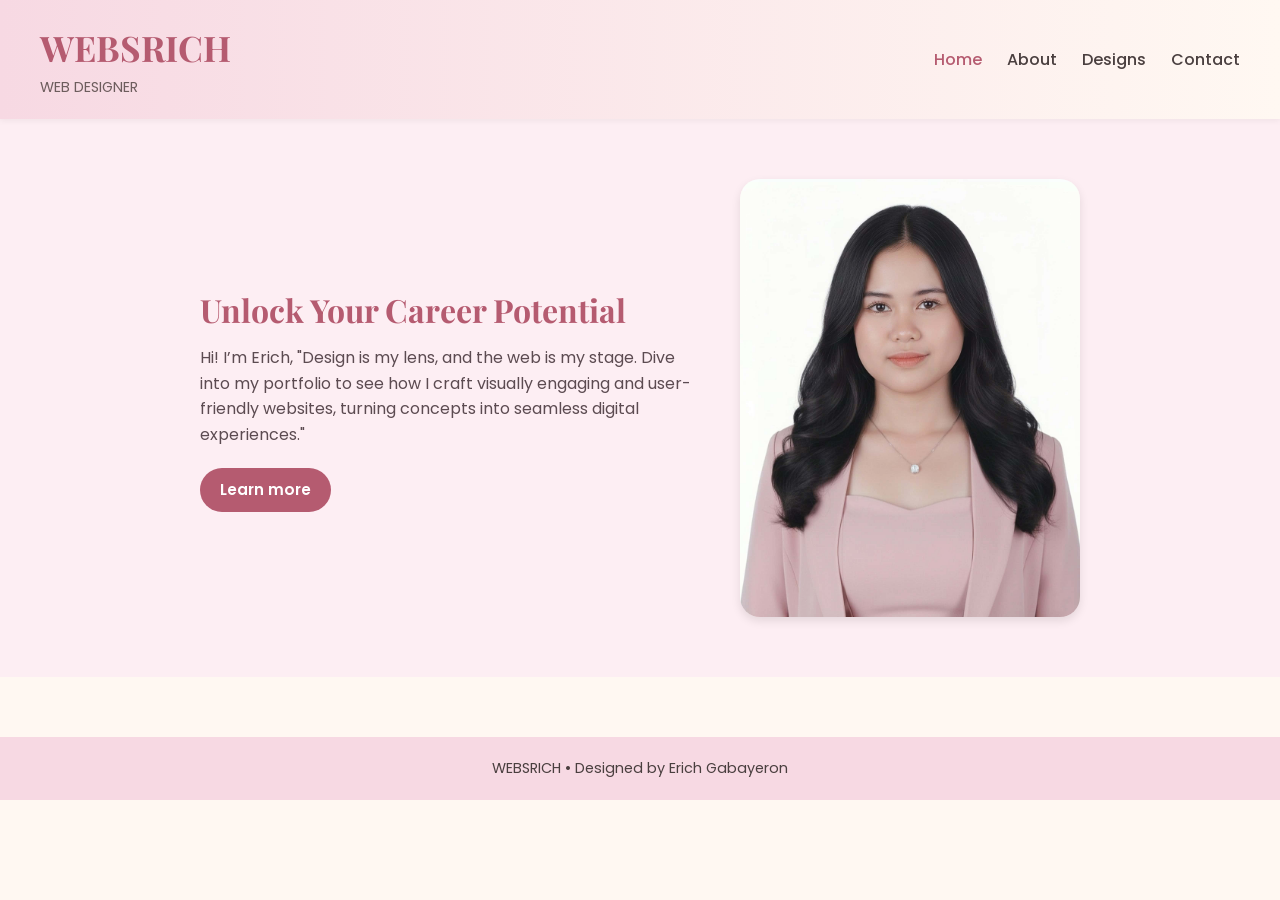
<file: index.html>
<!DOCTYPE html>
<html lang="en">
<head>
  <meta charset="utf-8" />
  <meta name="viewport" content="width=device-width, initial-scale=1" />
  <title>Erich | WEBSRICH</title>
  
  <link href="https://fonts.googleapis.com/css2?family=Playfair+Display:wght@400;700&family=Poppins:wght@300;400;600&display=swap" rel="stylesheet">
  <link rel="stylesheet" href="style.css">
</head>
<body>
  <header class="site-header">
    <div class="header-inner">
      <div class="logo">
        <h1>WEBSRICH</h1>
        <p class="sub">WEB DESIGNER</p>
      </div>

      <nav class="main-nav" aria-label="Main Navigation">
        <a href="index.html" class="nav-link current">Home</a>
        <a href="about.html" class="nav-link">About</a>
        <a href="design.html" class="nav-link">Designs</a>
        <a href="contact.html" class="nav-link">Contact</a>
      </nav>
    </div>
  </header>

  <main>
    <section class="intro">
      <img src="mystyle/intro.jpg" alt="myportrait" class="intro-image">
      <div class="intro-text">
        <h2>Unlock Your Career Potential</h2>
        <p>Hi! I’m Erich, "Design is my lens, and the web is my stage. Dive into my portfolio to see how I craft visually engaging and user-friendly websites, turning concepts into seamless digital experiences."</p>
        <a href="about.html" class="btn">Learn more</a>
      </div>
    </section>
  </main>

  <footer class="site-footer">
    <p>WEBSRICH • Designed by Erich Gabayeron</p>
  </footer>

</body>
</html>
</file>
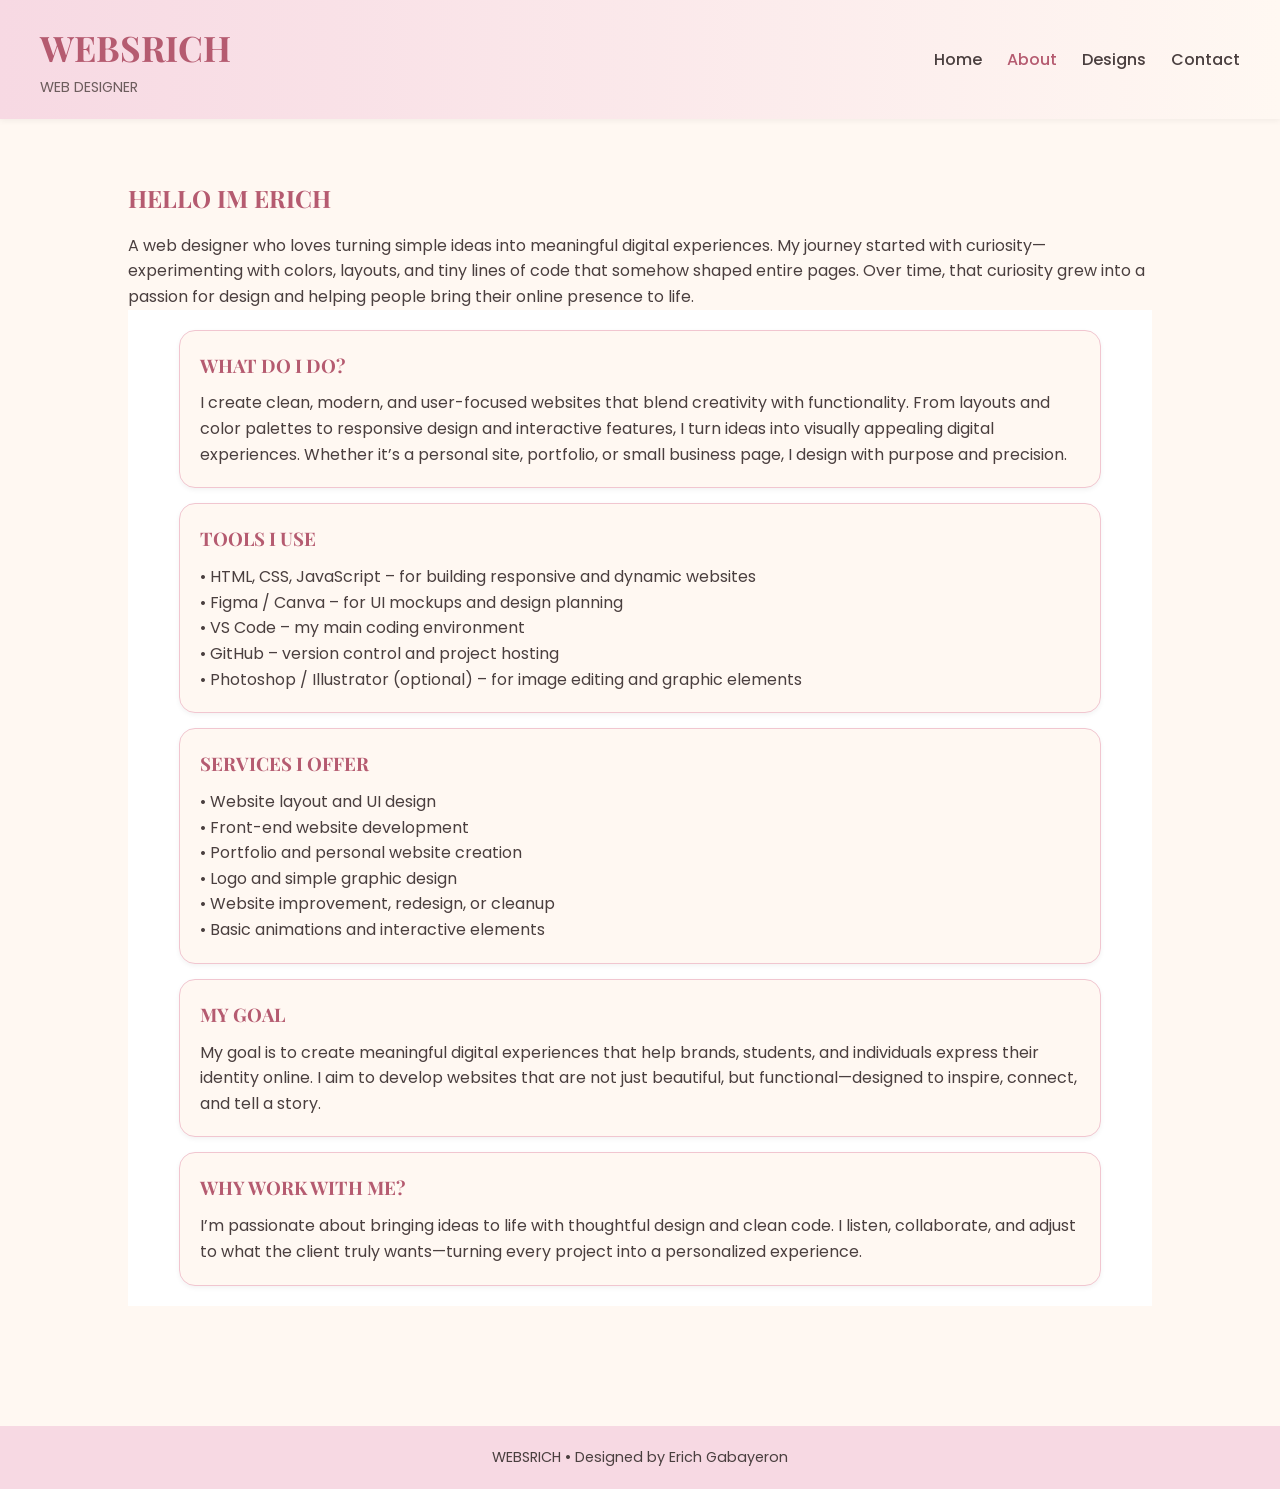
<file: about.html>
<!DOCTYPE html>
<html lang="en">
<head>
  <meta charset="utf-8" />
  <meta name="viewport" content="width=device-width, initial-scale=1" />
  <title>About | WEBSRICH</title>

  <link href="https://fonts.googleapis.com/css2?family=Playfair+Display:wght@400;700&family=Poppins:wght@300;400;600&display=swap" rel="stylesheet">
  <link rel="stylesheet" href="style.css">
</head>
<body>
  <header class="site-header">
    <div class="header-inner">
      <div class="logo">
        <h1>WEBSRICH</h1>
        <p class="sub">WEB DESIGNER</p>
      </div>

      <nav class="main-nav" aria-label="Main Navigation">
        <a href="index.html" class="nav-link">Home</a>
        <a href="about.html" class="nav-link current">About</a>
        <a href="design.html" class="nav-link">Designs</a>
        <a href="contact.html" class="nav-link">Contact</a>
      </nav>
    </div>
  </header>

  <main class="about-wrapper">
    <section class="about-intro">
      <div class="about-text">
        <h2>HELLO IM ERICH</h2>
        <p>A web designer who loves turning simple ideas into meaningful digital experiences. My journey started with curiosity—experimenting with colors, layouts, and tiny lines of code that somehow shaped entire pages. Over time, that curiosity grew into a passion for design and helping people bring their online presence to life.</p>
      </div>
    </section>

    <section class="about-cards">
      <article class="card">
        <h3>WHAT DO I DO?</h3>
        <p>I create clean, modern, and user-focused websites that blend creativity with functionality.
          From layouts and color palettes to responsive design and interactive features, I turn ideas into visually appealing digital experiences. 
          Whether it’s a personal site, portfolio, or small business page, I design with purpose and precision.</p>
      </article>

      <article class="card">
        <h3>TOOLS I USE</h3>
        <p>• HTML, CSS, JavaScript – for building responsive and dynamic websites
          <br>
          • Figma / Canva – for UI mockups and design planning
          <br>
          • VS Code – my main coding environment
          <br>
          • GitHub – version control and project hosting
          <br>
          • Photoshop / Illustrator (optional) – for image editing and graphic elements</p>
      </article>

      <article class="card">
        <h3>SERVICES I OFFER</h3>
        <p>• Website layout and UI design
          <br>
          • Front-end website development
          <br>
          • Portfolio and personal website creation
          <br>
          • Logo and simple graphic design
          <br>
          • Website improvement, redesign, or cleanup
          <br>
          • Basic animations and interactive elements</p>
      </article>

      <article class="card">
        <h3>MY GOAL</h3>
        <p>My goal is to create meaningful digital experiences that help brands, students, and individuals express their identity online. 
          I aim to develop websites that are not just beautiful, but functional—designed to inspire, connect, and tell a story.</p>
      </article>

      <article class="card">
        <h3>WHY WORK WITH ME?</h3>
        <p>I’m passionate about bringing ideas to life with thoughtful design and clean code.
          I listen, collaborate, and adjust to what the client truly wants—turning every project into a personalized experience.</p>
      </article>
    </section>
  </main>

  <footer class="site-footer">
    <p>WEBSRICH • Designed by Erich Gabayeron</p>
  </footer>
</body>
</html>
</file>
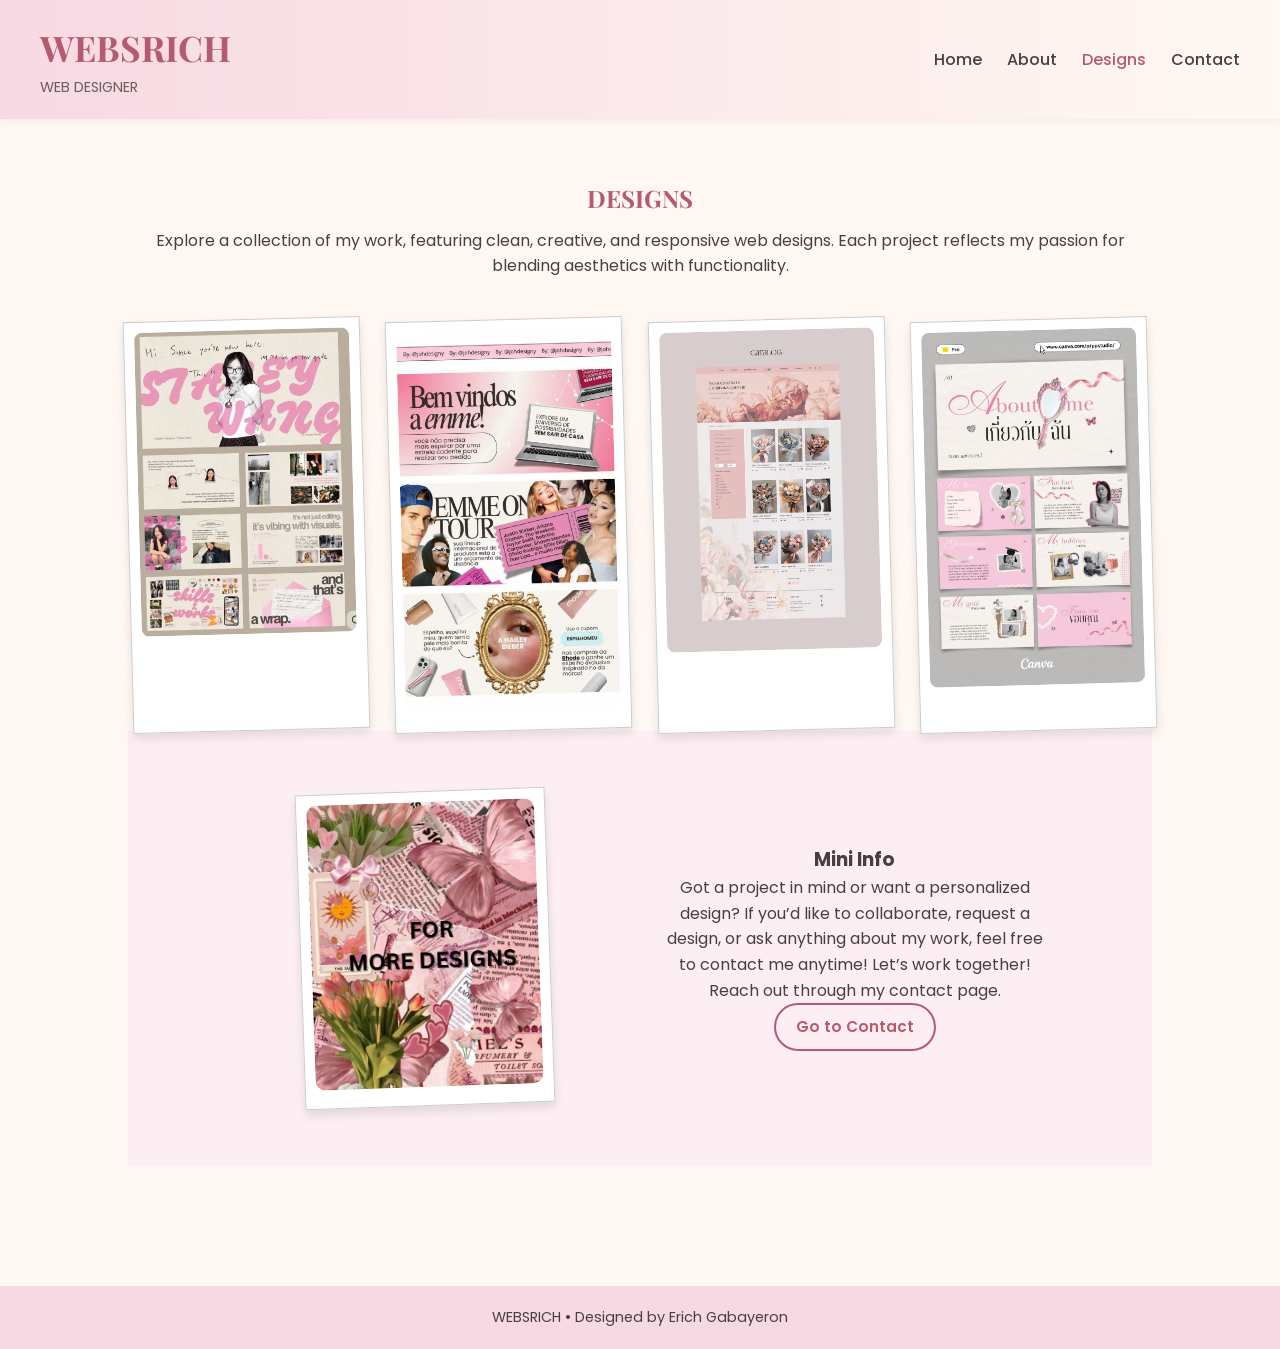
<file: design.html>
<!DOCTYPE html>
<html lang="en">
<head>
  <meta charset="utf-8" />
  <meta name="viewport" content="width=device-width, initial-scale=1" />
  <title>Design | WEBSRICH</title>

  <link href="https://fonts.googleapis.com/css2?family=Playfair+Display:wght@400;700&family=Poppins:wght@300;400;600&display=swap" rel="stylesheet">
  <link rel="stylesheet" href="style.css">
</head>
<body>
  <header class="site-header">
    <div class="header-inner">
      <div class="logo">
        <h1>WEBSRICH</h1>
        <p class="sub">WEB DESIGNER</p>
      </div>

      <nav class="main-nav" aria-label="Main Navigation">
        <a href="index.html" class="nav-link">Home</a>
        <a href="about.html" class="nav-link">About</a>
        <a href="design.html" class="nav-link current">Designs</a>
        <a href="contact.html" class="nav-link">Contact</a>
      </nav>
    </div>
  </header>

  <main class="gallery-main">
    <section class="gallery-intro">
      <h2>DESIGNS</h2>
      <p>Explore a collection of my work, featuring clean, creative, and responsive web designs. Each project reflects my passion for blending aesthetics with functionality.</p>
    </section>

    <section class="gallery-grid">
      <figure class="photo">
        <img src="mystyle/des1.jpg" alt="Heeseung live performance">
      </figure>

      <figure class="photo">
        <img src="mystyle/des2.jpg" alt="Heeseung profile shot">
      </figure>

      <figure class="photo">
        <img src="mystyle/des3.jpg" alt="Heeseung portrait">
      </figure>

      <figure class="photo">
        <img src="mystyle/des4.jpg" alt="Heeseung polaroid">
      </figure>
    </section>

    <section class="miniinfo">
      <div class="info-left">
        <div class="polaroid">
          <img src="mystyle/ForContact.jpg">
        </div>
      </div>

      <div class="info-right">
        <h3>Mini Info</h3>
        <p>Got a project in mind or want a personalized design?
          If you’d like to collaborate, request a design, or ask anything about my work, feel free to contact me anytime!
          Let’s work together! Reach out through my contact page.</p>
        <a href="contact.html" class="btn outline">Go to Contact</a>
      </div>
    </section>
  </main>

  <footer class="site-footer">
    <p>WEBSRICH • Designed by Erich Gabayeron</p>
  </footer>
</body>
</html>
</file>
<file: style.css>
* {
  margin: 0;
  padding: 0;
  box-sizing: border-box;
}

body {
  font-family: "Poppins", sans-serif;
  background-color: #fff8f2;
  color: #4a3f3f;
  line-height: 1.6;
}

/*LINKS AND BUTTONS*/
a {
  text-decoration: none;
  color: inherit;
}

.btn {
  display: inline-block;
  background-color: #b55b70;
  color: #fff;
  padding: 10px 20px;
  border-radius: 25px;
  transition: 0.3s;
  font-weight: 600;
  font-size: 0.95rem;
}

.btn:hover {
  background-color: #d46f89;
}

.btn.outline {
  background: transparent;
  border: 2px solid #b55b70;
  color: #b55b70;
}

.btn.outline:hover {
  background-color: #b55b70;
  color: #fff;
}

/*HEADER AND NAVIGATION*/

.site-header {
  background: linear-gradient(to right, #f7d9e3, #fff8f2);
  padding: 20px 40px;
  box-shadow: 0 2px 6px rgba(0,0,0,0.05);
  position: sticky;
  top: 0;
  z-index: 100;
}

.header-inner {
  display: flex;
  align-items: center;
  justify-content: space-between;
  flex-wrap: wrap;
}

.logo h1 {
  font-family: "Playfair Display", serif;
  font-size: 2.2rem;
  color: #b55b70;
}

.logo .sub {
  font-size: 0.9rem;
  color: #6d5d5d;
}

.main-nav {
  display: flex;
  gap: 25px;
}

.nav-link {
  color: #4a3f3f;
  font-weight: 500;
  transition: color 0.3s;
  position: relative;
}

.nav-link:hover,
.nav-link.current {
  color: #b55b70;
}


/*INTRO SECTION*/

.intro {
  display: flex;
  align-items: center;
  justify-content: center;
  flex-wrap: wrap;
  padding: 60px 10%;
  background-color: #fdeef3;
  gap: 40px;
  flex-direction: row-reverse;
}

.intro-image {
  width: 340px;
  border-radius: 20px;
  box-shadow: 0 4px 10px rgba(0,0,0,0.1);
}

.intro-text {
  max-width: 500px;
}

.intro-text h2 {
  font-family: "Playfair Display", serif;
  color: #b55b70;
  font-size: 2rem;
  margin-bottom: 10px;
}

.intro-text p {
  margin-bottom: 20px;
  color: #5c4b51;
}

/*ABOUT*/

.about-wrapper {
  padding: 60px 10%;
}

.about-intro {
  display: flex;
  flex-wrap: wrap;
  align-items: center;
  gap: 40px;
}

.about-text h2 {
  color: #b55b70;
  font-family: "Playfair Display", serif;
  margin-bottom: 15px;
}

.about-cards {
  display: flex;
  flex-wrap: wrap;
  justify-content: center;
  padding: 20px 5%; 
  gap: 15px; 
  background: #fff;
}

.card {
  background-color: #fff8f2;
  border: 1px solid #f1c6d0;
  border-radius: 16px;
  box-shadow: 0 2px 5px rgba(0,0,0,0.05);
  flex: 0 0 100%; 
  padding: 20px;
  transition: 0.3s;
}


.card:hover {
  transform: translateY(-5px);
}

.card h3 {
  color: #b55b70;
  font-family: "Playfair Display", serif;
  margin-bottom: 10px;
}

/* DESIGN */
.gallery-main {
  padding: 60px 10%;
  text-align: center;
}

.gallery-intro h2 {
  font-family: "Playfair Display", serif;
  color:#b55b70;
  margin-bottom: 10px;
}

.gallery-grid {
  display: grid;
  grid-template-columns: repeat(auto-fit, minmax(220px, 1fr));
  gap: 25px;
  margin-top: 40px;
}

.photo {
  background: #fff;
  padding: 10px;
  border: 1px solid #ccc;
  box-shadow: 0 5px 10px rgba(0,0,0,0.1);
  transform: rotate(-1.5deg);
  transition: 0.3s;
}

.photo:hover {
  transform: scale(1.03);
}

.photo img {
  width: 100%;
  border-radius: 8px;
}

.miniinfo {
  display: flex;
  flex-wrap: wrap;
  align-items: center;
  justify-content: space-between;
  gap: 40px;
  padding: 60px 10%;
  background-color: #fdeef3;
}

.info-left, .info-right {
  flex: 1 1 300px;
}

.polaroid {
  background: #fff;
  border: 1px solid #ccc;
  padding: 10px;
  box-shadow: 0 6px 10px rgba(0,0,0,0.1);
  transform: rotate(-2deg);
  text-align: center;
  width: 250px;
  margin: auto;
}

.polaroid img {
  width: 100%;
  border-radius: 10px;
}

/* CONTACT */
.container {
    display: flex;
    justify-content: center;
    padding: 80px;
    gap: 100px;
}

/* LEFT SIDE */
.left {
    width: 40%;
}

.left h1 {
    font-family: Georgia, serif;
    font-size: 40px;
    color:#b55b70;
    margin-bottom: 5px;
}

.left h3 {
    color:#5c4b51;
    margin-bottom: 20px;
}

.left p {
    color:#5c4b51;
    width: 80%;
    line-height: 1.7;
    margin-bottom: 25px;
}

.email {
    display: flex;
    align-items: center;
    margin-bottom: 25px;
}

.icon {
    width: 25px;
    margin-right: 10px;
}

.email a {
    color: #5c4b51;
    font-weight: 600;
    text-decoration: none;
}

.socials .sicon {
    width: 28px;
    margin-right: 10px;
    opacity: 0.85;
}

/* RIGHT SIDE (FORM) */
.right {
    width: 40%;
}

form {
    display: flex;
    flex-direction: column;
    gap: 15px;
}

.row {
    display: flex;
    gap: 15px;
}

.field {
    color:  #5c4b51;
    flex: 1;
    display: flex;
    flex-direction: column;
}

label {
    color:  #5c4b51;
    font-size: 14px;
    margin-bottom: 5px;
}

input,
textarea {
    padding: 10px;
    border: 1px solid #c1b4a8;
    border-radius: 4px;
    background: #fff;
}

textarea {
    height: 120px;
}

button {
    width: 120px;
    padding: 12px;
    background: #b55b70;
    color: #fff;
    border: none;
    margin-top: 10px;
    cursor: pointer;
    border-radius: 4px;
    font-weight: bold;
}

button:hover {
    background: #d46f89;
}

@media (max-width: 900px) {
    .container {
        flex-direction: column;
        text-align: center;
        gap: 40px;
        padding: 40px 20px;
    }

    .left, .right {
        width: 100%;
    }

    .left p {
        width: 100%;
    }

    .row {
        flex-direction: column;
    }

    button {
        width: 100%;
    }
}

@media (max-width: 500px) {
    .left h1 {
        font-size: 32px;
    }

    .left h3 {
        font-size: 16px;
    }
}

/*FOOTER*/

.site-footer {
  text-align: center;
  background-color: #f7d9e3;
  padding: 20px 0;
  font-size: 0.9rem;
  color: #4a3f3f;
  margin-top: 60px;
}
</file>
